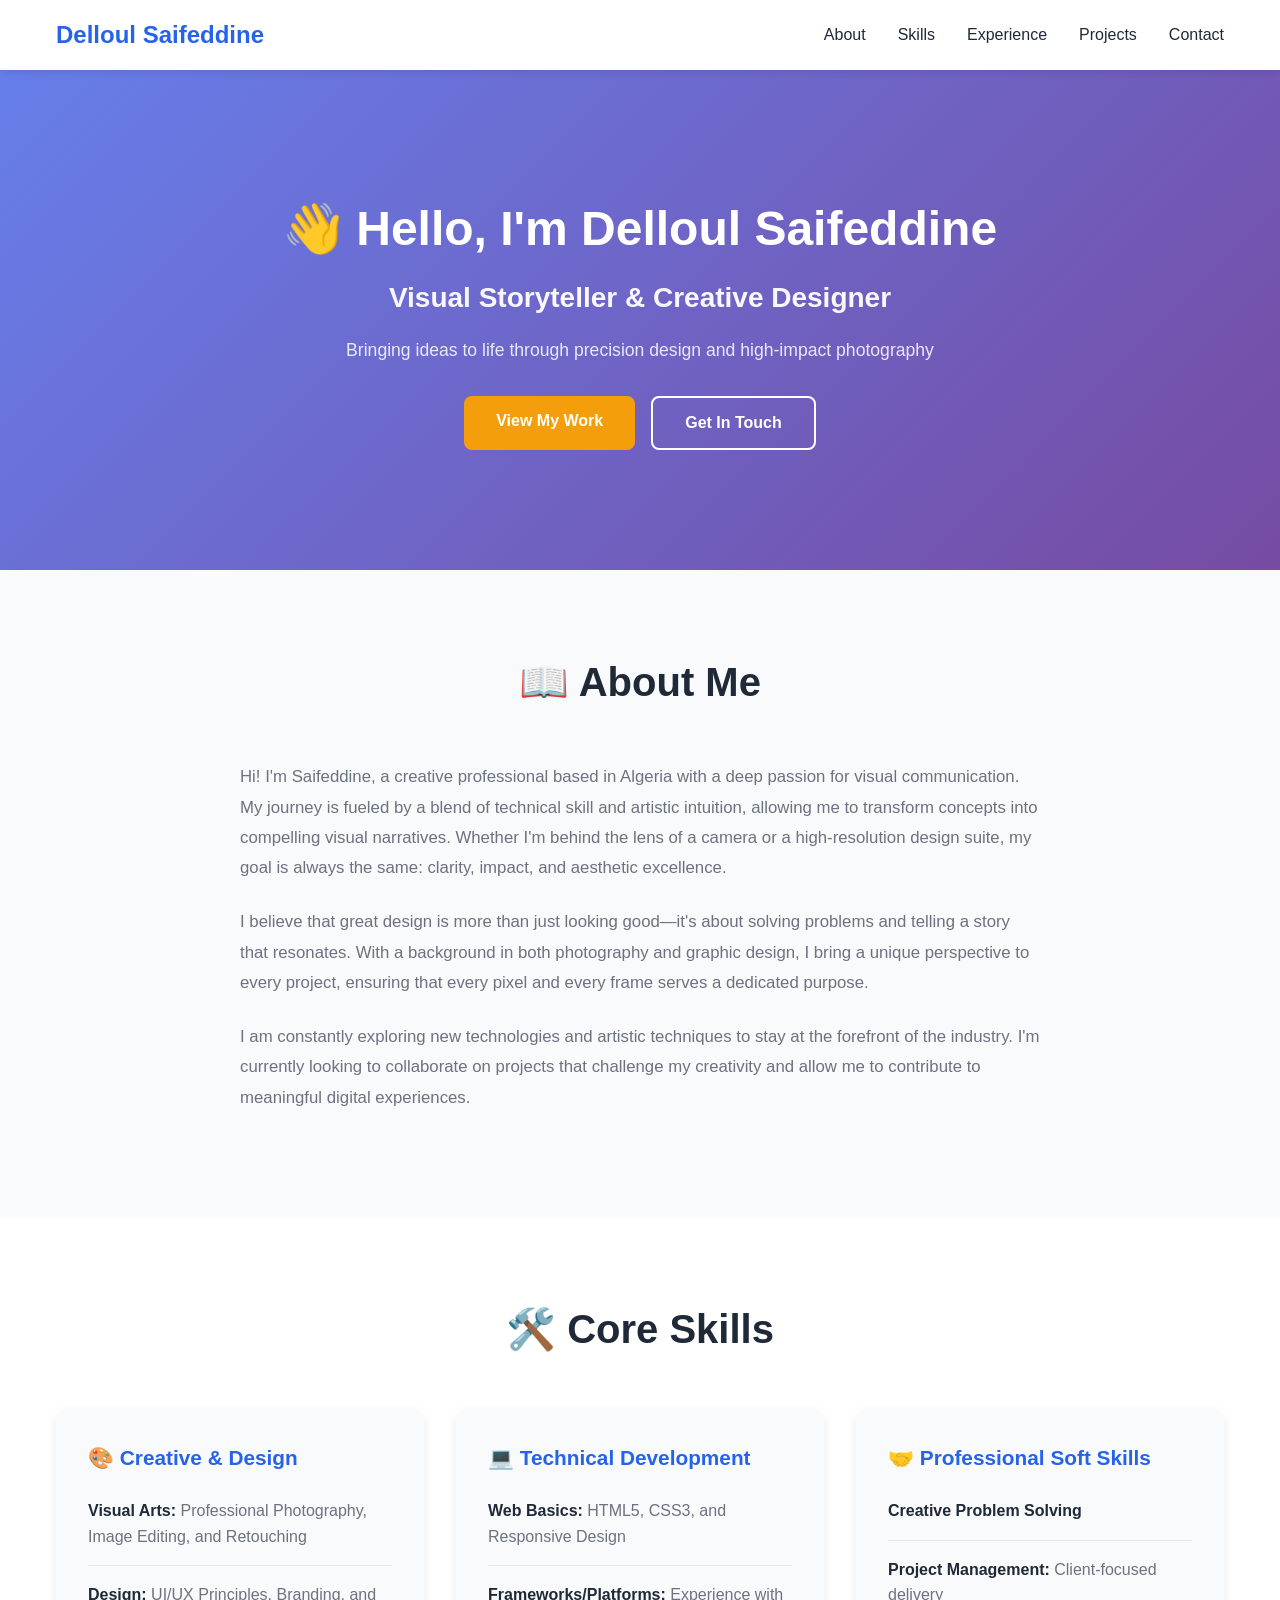
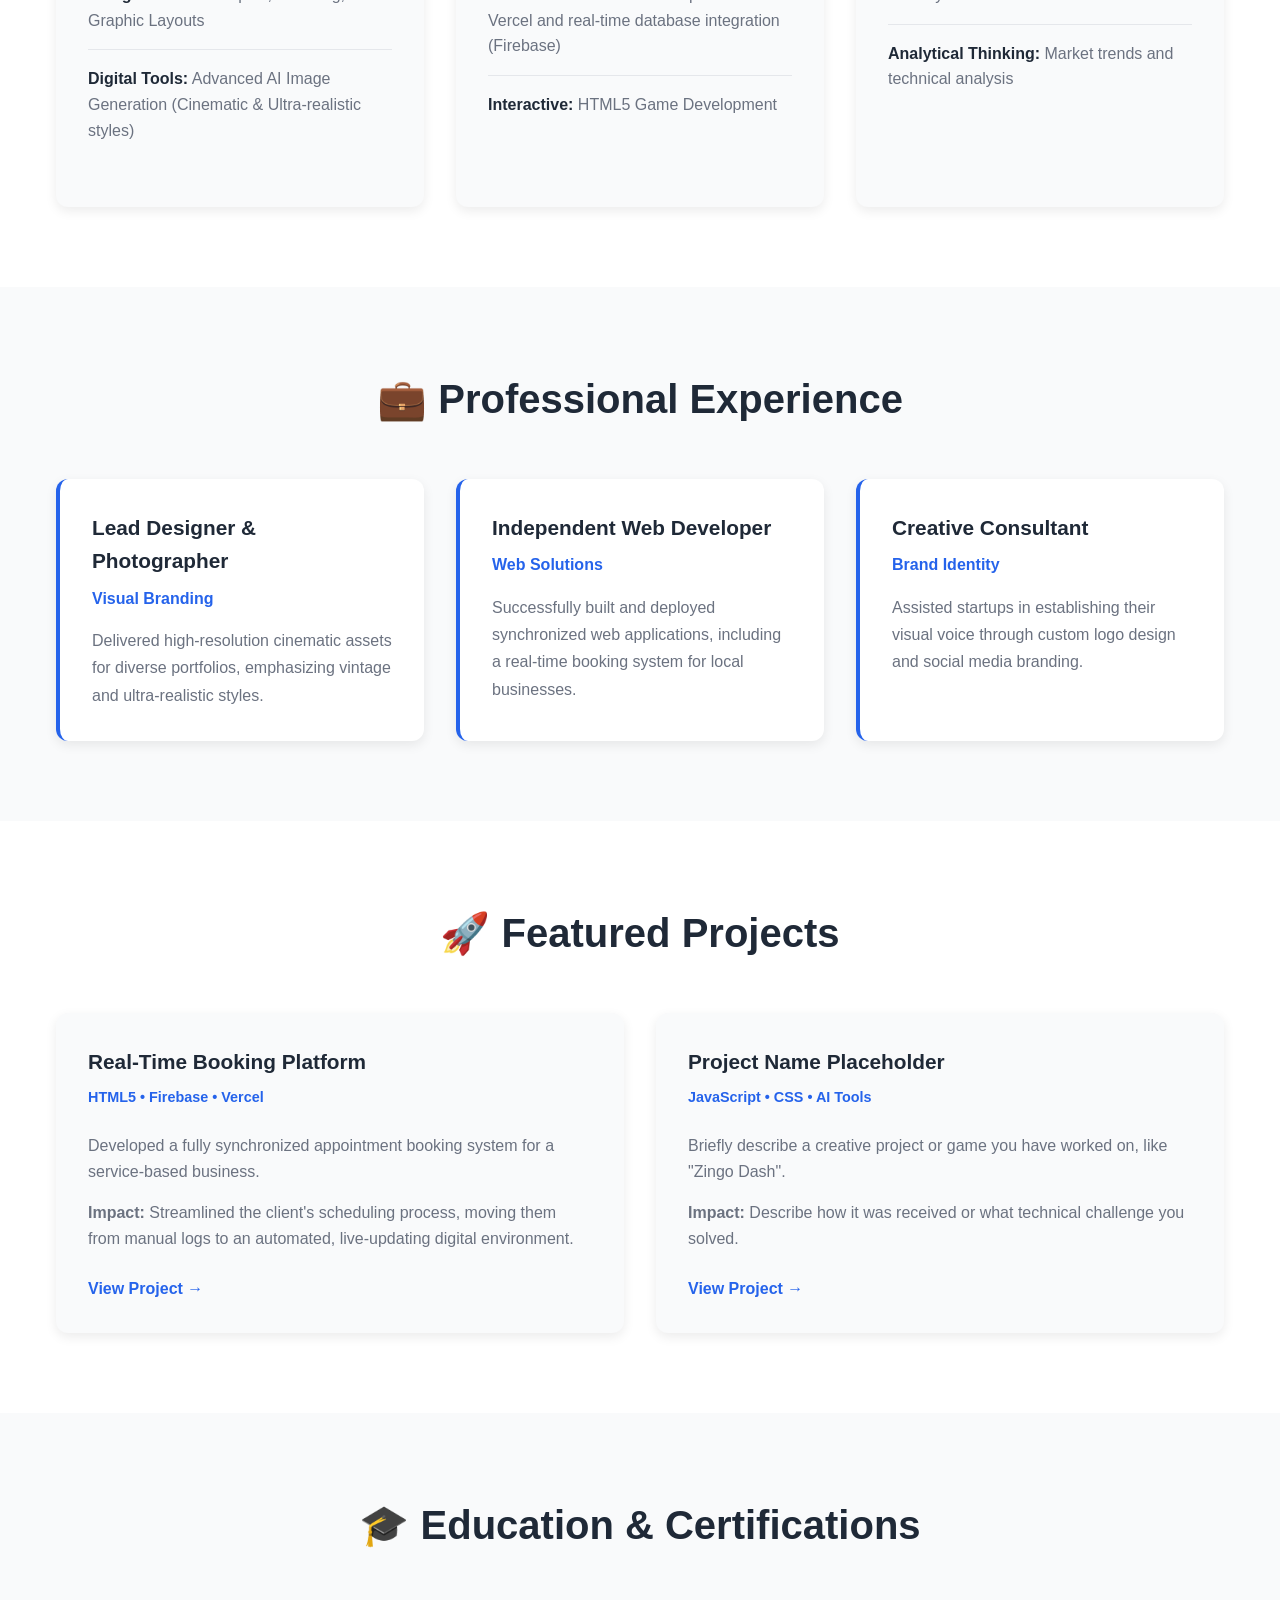
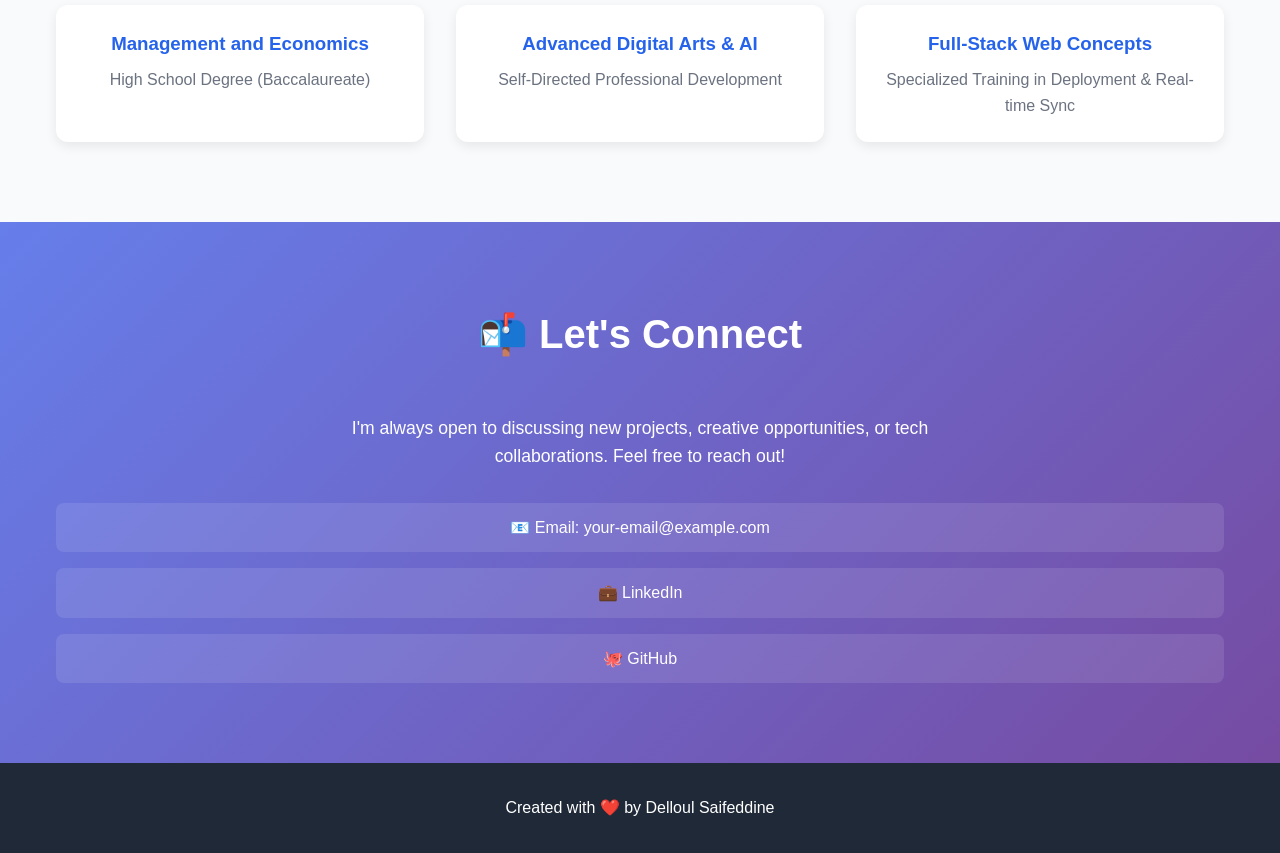
<file: index.html>
<!DOCTYPE html>
<html lang="en">
<head>
    <meta charset="UTF-8">
    <meta name="viewport" content="width=device-width, initial-scale=1.0">
    <meta name="description" content="Delloul Saifeddine - Visual Storyteller & Creative Designer">
    <meta name="keywords" content="designer, photographer, web developer, portfolio">
    <title>Delloul Saifeddine - Creative Designer & Developer</title>
    <link rel="stylesheet" href="styles.css">
</head>
<body>
    <!-- Navigation -->
    <nav class="navbar">
        <div class="container">
            <div class="nav-brand">Delloul Saifeddine</div>
            <ul class="nav-links">
                <li><a href="#about">About</a></li>
                <li><a href="#skills">Skills</a></li>
                <li><a href="#experience">Experience</a></li>
                <li><a href="#projects">Projects</a></li>
                <li><a href="#contact">Contact</a></li>
            </ul>
        </div>
    </nav>

    <!-- Hero Section -->
    <section class="hero">
        <div class="container">
            <div class="hero-content">
                <h1>👋 Hello, I'm Delloul Saifeddine</h1>
                <p class="tagline">Visual Storyteller & Creative Designer</p>
                <p class="subtitle">Bringing ideas to life through precision design and high-impact photography</p>
                <div class="cta-buttons">
                    <a href="#projects" class="btn btn-primary">View My Work</a>
                    <a href="#contact" class="btn btn-secondary">Get In Touch</a>
                </div>
            </div>
        </div>
    </section>

    <!-- About Section -->
    <section class="about" id="about">
        <div class="container">
            <h2>📖 About Me</h2>
            <div class="about-content">
                <p>Hi! I'm Saifeddine, a creative professional based in Algeria with a deep passion for visual communication. My journey is fueled by a blend of technical skill and artistic intuition, allowing me to transform concepts into compelling visual narratives. Whether I'm behind the lens of a camera or a high-resolution design suite, my goal is always the same: clarity, impact, and aesthetic excellence.</p>
                <p>I believe that great design is more than just looking good—it's about solving problems and telling a story that resonates. With a background in both photography and graphic design, I bring a unique perspective to every project, ensuring that every pixel and every frame serves a dedicated purpose.</p>
                <p>I am constantly exploring new technologies and artistic techniques to stay at the forefront of the industry. I'm currently looking to collaborate on projects that challenge my creativity and allow me to contribute to meaningful digital experiences.</p>
            </div>
        </div>
    </section>

    <!-- Skills Section -->
    <section class="skills" id="skills">
        <div class="container">
            <h2>🛠️ Core Skills</h2>
            <div class="skills-grid">
                <div class="skill-category">
                    <h3>🎨 Creative & Design</h3>
                    <ul>
                        <li><strong>Visual Arts:</strong> Professional Photography, Image Editing, and Retouching</li>
                        <li><strong>Design:</strong> UI/UX Principles, Branding, and Graphic Layouts</li>
                        <li><strong>Digital Tools:</strong> Advanced AI Image Generation (Cinematic & Ultra-realistic styles)</li>
                    </ul>
                </div>
                <div class="skill-category">
                    <h3>💻 Technical Development</h3>
                    <ul>
                        <li><strong>Web Basics:</strong> HTML5, CSS3, and Responsive Design</li>
                        <li><strong>Frameworks/Platforms:</strong> Experience with Vercel and real-time database integration (Firebase)</li>
                        <li><strong>Interactive:</strong> HTML5 Game Development</li>
                    </ul>
                </div>
                <div class="skill-category">
                    <h3>🤝 Professional Soft Skills</h3>
                    <ul>
                        <li><strong>Creative Problem Solving</strong></li>
                        <li><strong>Project Management:</strong> Client-focused delivery</li>
                        <li><strong>Analytical Thinking:</strong> Market trends and technical analysis</li>
                    </ul>
                </div>
            </div>
        </div>
    </section>

    <!-- Experience Section -->
    <section class="experience" id="experience">
        <div class="container">
            <h2>💼 Professional Experience</h2>
            <div class="experience-grid">
                <div class="experience-card">
                    <h3>Lead Designer & Photographer</h3>
                    <p class="role-focus">Visual Branding</p>
                    <p class="achievement">Delivered high-resolution cinematic assets for diverse portfolios, emphasizing vintage and ultra-realistic styles.</p>
                </div>
                <div class="experience-card">
                    <h3>Independent Web Developer</h3>
                    <p class="role-focus">Web Solutions</p>
                    <p class="achievement">Successfully built and deployed synchronized web applications, including a real-time booking system for local businesses.</p>
                </div>
                <div class="experience-card">
                    <h3>Creative Consultant</h3>
                    <p class="role-focus">Brand Identity</p>
                    <p class="achievement">Assisted startups in establishing their visual voice through custom logo design and social media branding.</p>
                </div>
            </div>
        </div>
    </section>

    <!-- Projects Section -->
    <section class="projects" id="projects">
        <div class="container">
            <h2>🚀 Featured Projects</h2>
            <div class="projects-grid">
                <div class="project-card">
                    <div class="project-header">
                        <h3>Real-Time Booking Platform</h3>
                        <p class="tech-stack">HTML5 • Firebase • Vercel</p>
                    </div>
                    <p class="project-description">Developed a fully synchronized appointment booking system for a service-based business.</p>
                    <p class="project-impact"><strong>Impact:</strong> Streamlined the client's scheduling process, moving them from manual logs to an automated, live-updating digital environment.</p>
                    <a href="#" class="project-link">View Project →</a>
                </div>
                <div class="project-card">
                    <div class="project-header">
                        <h3>Project Name Placeholder</h3>
                        <p class="tech-stack">JavaScript • CSS • AI Tools</p>
                    </div>
                    <p class="project-description">Briefly describe a creative project or game you have worked on, like "Zingo Dash".</p>
                    <p class="project-impact"><strong>Impact:</strong> Describe how it was received or what technical challenge you solved.</p>
                    <a href="#" class="project-link">View Project →</a>
                </div>
            </div>
        </div>
    </section>

    <!-- Education Section -->
    <section class="education">
        <div class="container">
            <h2>🎓 Education & Certifications</h2>
            <div class="education-list">
                <div class="education-item">
                    <h3>Management and Economics</h3>
                    <p>High School Degree (Baccalaureate)</p>
                </div>
                <div class="education-item">
                    <h3>Advanced Digital Arts & AI</h3>
                    <p>Self-Directed Professional Development</p>
                </div>
                <div class="education-item">
                    <h3>Full-Stack Web Concepts</h3>
                    <p>Specialized Training in Deployment & Real-time Sync</p>
                </div>
            </div>
        </div>
    </section>

    <!-- Contact Section -->
    <section class="contact" id="contact">
        <div class="container">
            <h2>📬 Let's Connect</h2>
            <p>I'm always open to discussing new projects, creative opportunities, or tech collaborations. Feel free to reach out!</p>
            <div class="contact-links">
                <a href="mailto:your-email@example.com" class="contact-link">📧 Email: your-email@example.com</a>
                <a href="https://linkedin.com/in/your-profile" class="contact-link" target="_blank">💼 LinkedIn</a>
                <a href="https://github.com/saifedelloul" class="contact-link" target="_blank">🐙 GitHub</a>
            </div>
        </div>
    </section>

    <!-- Footer -->
    <footer class="footer">
        <div class="container">
            <p>Created with ❤️ by Delloul Saifeddine</p>
        </div>
    </footer>
</body>
</html>
</file>
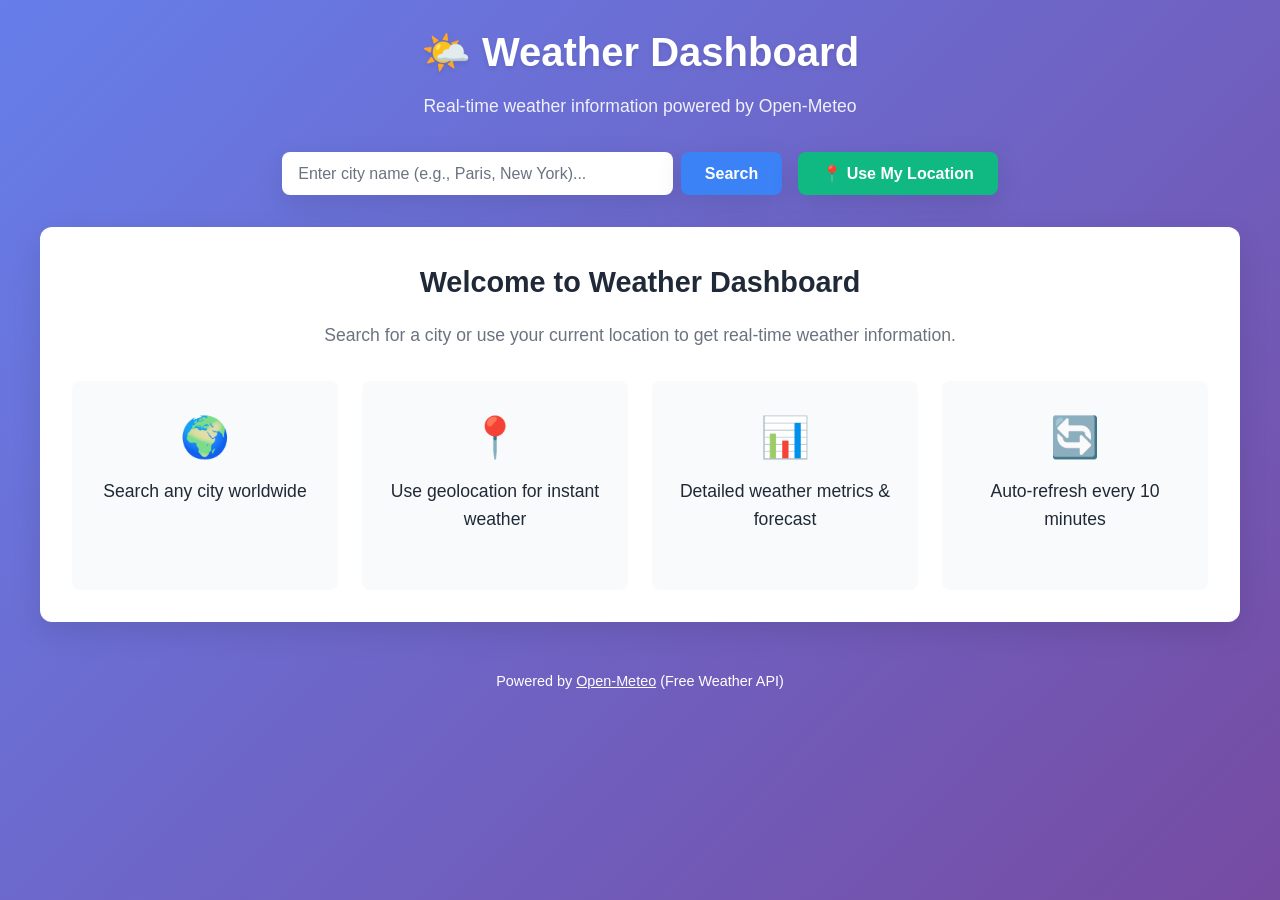
<file: weather/index.html>
<!DOCTYPE html>
<html lang="en">
<head>
    <meta charset="UTF-8">
    <meta name="viewport" content="width=device-width, initial-scale=1.0">
    <meta name="description" content="Weather Dashboard - Real-time weather information">
    <title>Weather Dashboard</title>
    <link rel="stylesheet" href="styles.css">
</head>
<body>
    <div class="container">
        <!-- Header -->
        <header class="header">
            <h1>🌤️ Weather Dashboard</h1>
            <p class="subtitle">Real-time weather information powered by Open-Meteo</p>
        </header>

        <!-- Search Section -->
        <section class="search-section">
            <div class="search-box">
                <input 
                    type="text" 
                    id="cityInput" 
                    placeholder="Enter city name (e.g., Paris, New York)..."
                    class="search-input"
                >
                <button id="searchBtn" class="search-btn">Search</button>
            </div>
            <button id="locationBtn" class="location-btn" title="Use my location">📍 Use My Location</button>
        </section>

        <!-- Loading Spinner -->
        <div id="loading" class="loading hidden">
            <div class="spinner"></div>
            <p>Loading weather data...</p>
        </div>

        <!-- Error Message -->
        <div id="error" class="error hidden"></div>

        <!-- Main Weather Card -->
        <section id="weatherCard" class="weather-card hidden">
            <div class="weather-header">
                <div class="location-info">
                    <h2 id="cityName"></h2>
                    <p id="lastUpdated" class="last-updated"></p>
                </div>
                <button id="refreshBtn" class="refresh-btn" title="Refresh weather">🔄</button>
            </div>

            <div class="weather-main">
                <div class="current-temp">
                    <div class="temp-display">
                        <span id="temperature" class="temp"></span>
                        <span class="unit">°C</span>
                    </div>
                    <div id="weatherIcon" class="weather-icon"></div>
                </div>
                <div class="weather-description">
                    <p id="description" class="main-description"></p>
                    <p id="feelsLike" class="feels-like"></p>
                </div>
            </div>

            <!-- Weather Details Grid -->
            <div class="weather-details">
                <div class="detail-card">
                    <div class="detail-icon">💧</div>
                    <div class="detail-content">
                        <p class="detail-label">Humidity</p>
                        <p id="humidity" class="detail-value"></p>
                    </div>
                </div>
                <div class="detail-card">
                    <div class="detail-icon">💨</div>
                    <div class="detail-content">
                        <p class="detail-label">Wind Speed</p>
                        <p id="windSpeed" class="detail-value"></p>
                    </div>
                </div>
                <div class="detail-card">
                    <div class="detail-icon">🌊</div>
                    <div class="detail-content">
                        <p class="detail-label">Pressure</p>
                        <p id="pressure" class="detail-value"></p>
                    </div>
                </div>
                <div class="detail-card">
                    <div class="detail-icon">👁️</div>
                    <div class="detail-content">
                        <p class="detail-label">Visibility</p>
                        <p id="visibility" class="detail-value"></p>
                    </div>
                </div>
                <div class="detail-card">
                    <div class="detail-icon">⬆️</div>
                    <div class="detail-content">
                        <p class="detail-label">UV Index</p>
                        <p id="uvIndex" class="detail-value"></p>
                    </div>
                </div>
                <div class="detail-card">
                    <div class="detail-icon">💧</div>
                    <div class="detail-content">
                        <p class="detail-label">Precipitation</p>
                        <p id="precipitation" class="detail-value"></p>
                    </div>
                </div>
            </div>
        </section>

        <!-- 5-Day Forecast -->
        <section id="forecastSection" class="forecast-section hidden">
            <h3>5-Day Forecast</h3>
            <div id="forecastContainer" class="forecast-container"></div>
        </section>

        <!-- Welcome Message -->
        <section id="welcome" class="welcome-section">
            <div class="welcome-content">
                <h2>Welcome to Weather Dashboard</h2>
                <p>Search for a city or use your current location to get real-time weather information.</p>
                <div class="welcome-features">
                    <div class="feature">
                        <span class="feature-icon">🌍</span>
                        <p>Search any city worldwide</p>
                    </div>
                    <div class="feature">
                        <span class="feature-icon">📍</span>
                        <p>Use geolocation for instant weather</p>
                    </div>
                    <div class="feature">
                        <span class="feature-icon">📊</span>
                        <p>Detailed weather metrics & forecast</p>
                    </div>
                    <div class="feature">
                        <span class="feature-icon">🔄</span>
                        <p>Auto-refresh every 10 minutes</p>
                    </div>
                </div>
            </div>
        </section>
    </div>

    <!-- Footer -->
    <footer class="footer">
        <p>Powered by <a href="https://open-meteo.com" target="_blank">Open-Meteo</a> (Free Weather API)</p>
    </footer>

    <script src="script.js"></script>
</body>
</html>
</file>
<file: styles.css>
/* Root Variables */
:root {
    --primary-color: #2563eb;
    --secondary-color: #1e40af;
    --text-dark: #1f2937;
    --text-light: #6b7280;
    --bg-light: #f9fafb;
    --bg-white: #ffffff;
    --border-color: #e5e7eb;
    --accent: #f59e0b;
    --success: #10b981;
    --spacing-unit: 1rem;
}

/* Reset & Base Styles */
* {
    margin: 0;
    padding: 0;
    box-sizing: border-box;
}

html {
    scroll-behavior: smooth;
}

body {
    font-family: -apple-system, BlinkMacSystemFont, 'Segoe UI', Roboto, Oxygen, Ubuntu, Cantarell, sans-serif;
    line-height: 1.6;
    color: var(--text-dark);
    background-color: var(--bg-white);
}

a {
    text-decoration: none;
    color: inherit;
    transition: all 0.3s ease;
}

/* Container */
.container {
    max-width: 1200px;
    margin: 0 auto;
    padding: 0 var(--spacing-unit);
}

/* Navigation Bar */
.navbar {
    background-color: var(--bg-white);
    box-shadow: 0 2px 8px rgba(0, 0, 0, 0.1);
    position: sticky;
    top: 0;
    z-index: 1000;
}

.navbar .container {
    display: flex;
    justify-content: space-between;
    align-items: center;
    padding: 1rem;
    min-height: 70px;
}

.nav-brand {
    font-size: 1.5rem;
    font-weight: 700;
    color: var(--primary-color);
}

.nav-links {
    display: flex;
    list-style: none;
    gap: 2rem;
}

.nav-links a {
    color: var(--text-dark);
    font-weight: 500;
    transition: color 0.3s ease;
}

.nav-links a:hover {
    color: var(--primary-color);
}

/* Hero Section */
.hero {
    background: linear-gradient(135deg, #667eea 0%, #764ba2 100%);
    color: var(--bg-white);
    padding: 100px var(--spacing-unit);
    text-align: center;
    min-height: 500px;
    display: flex;
    align-items: center;
    justify-content: center;
}

.hero-content h1 {
    font-size: 3rem;
    margin-bottom: 0.5rem;
    font-weight: 800;
}

.hero .tagline {
    font-size: 1.75rem;
    font-weight: 600;
    margin-bottom: 1rem;
    color: rgba(255, 255, 255, 0.95);
}

.hero .subtitle {
    font-size: 1.1rem;
    margin-bottom: 2rem;
    color: rgba(255, 255, 255, 0.85);
    max-width: 600px;
    margin-left: auto;
    margin-right: auto;
}

.cta-buttons {
    display: flex;
    gap: 1rem;
    justify-content: center;
    flex-wrap: wrap;
}

.btn {
    padding: 0.75rem 2rem;
    border-radius: 8px;
    font-size: 1rem;
    font-weight: 600;
    cursor: pointer;
    transition: all 0.3s ease;
    display: inline-block;
}

.btn-primary {
    background-color: var(--accent);
    color: var(--bg-white);
}

.btn-primary:hover {
    background-color: #d97706;
    transform: translateY(-2px);
    box-shadow: 0 10px 20px rgba(0, 0, 0, 0.15);
}

.btn-secondary {
    background-color: transparent;
    color: var(--bg-white);
    border: 2px solid var(--bg-white);
}

.btn-secondary:hover {
    background-color: var(--bg-white);
    color: #667eea;
}

/* Section Base Styles */
section {
    padding: 80px var(--spacing-unit);
}

section h2 {
    font-size: 2.5rem;
    margin-bottom: 3rem;
    text-align: center;
    color: var(--text-dark);
}

/* About Section */
.about {
    background-color: var(--bg-light);
}

.about-content {
    max-width: 800px;
    margin: 0 auto;
    line-height: 1.8;
}

.about-content p {
    margin-bottom: 1.5rem;
    color: var(--text-light);
    font-size: 1.05rem;
}

/* Skills Section */
.skills {
    background-color: var(--bg-white);
}

.skills-grid {
    display: grid;
    grid-template-columns: repeat(auto-fit, minmax(300px, 1fr));
    gap: 2rem;
}

.skill-category {
    background: var(--bg-light);
    padding: 2rem;
    border-radius: 12px;
    box-shadow: 0 4px 12px rgba(0, 0, 0, 0.08);
}

.skill-category h3 {
    color: var(--primary-color);
    margin-bottom: 1.5rem;
    font-size: 1.3rem;
}

.skill-category ul {
    list-style: none;
}

.skill-category li {
    margin-bottom: 1rem;
    padding-bottom: 1rem;
    border-bottom: 1px solid var(--border-color);
    color: var(--text-light);
}

.skill-category li:last-child {
    border-bottom: none;
}

.skill-category strong {
    color: var(--text-dark);
}

/* Experience Section */
.experience {
    background-color: var(--bg-light);
}

.experience-grid {
    display: grid;
    grid-template-columns: repeat(auto-fit, minmax(300px, 1fr));
    gap: 2rem;
}

.experience-card {
    background: var(--bg-white);
    padding: 2rem;
    border-radius: 12px;
    box-shadow: 0 4px 12px rgba(0, 0, 0, 0.08);
    border-left: 4px solid var(--primary-color);
    transition: transform 0.3s ease, box-shadow 0.3s ease;
}

.experience-card:hover {
    transform: translateY(-8px);
    box-shadow: 0 12px 24px rgba(0, 0, 0, 0.12);
}

.experience-card h3 {
    color: var(--text-dark);
    margin-bottom: 0.5rem;
    font-size: 1.3rem;
}

.experience-card .role-focus {
    color: var(--primary-color);
    font-weight: 600;
    margin-bottom: 1rem;
}

.experience-card .achievement {
    color: var(--text-light);
    line-height: 1.7;
}

/* Projects Section */
.projects {
    background-color: var(--bg-white);
}

.projects-grid {
    display: grid;
    grid-template-columns: repeat(auto-fit, minmax(350px, 1fr));
    gap: 2rem;
}

.project-card {
    background: var(--bg-light);
    padding: 2rem;
    border-radius: 12px;
    box-shadow: 0 4px 12px rgba(0, 0, 0, 0.08);
    transition: all 0.3s ease;
}

.project-card:hover {
    box-shadow: 0 12px 24px rgba(0, 0, 0, 0.12);
    transform: translateY(-8px);
}

.project-header {
    margin-bottom: 1.5rem;
}

.project-card h3 {
    color: var(--text-dark);
    font-size: 1.3rem;
    margin-bottom: 0.5rem;
}

.project-card .tech-stack {
    color: var(--primary-color);
    font-size: 0.9rem;
    font-weight: 600;
}

.project-description {
    color: var(--text-light);
    margin-bottom: 1rem;
}

.project-impact {
    color: var(--text-light);
    margin-bottom: 1.5rem;
    line-height: 1.6;
}

.project-link {
    color: var(--primary-color);
    font-weight: 600;
    transition: gap 0.3s ease;
}

.project-link:hover {
    gap: 0.5rem;
}

/* Education Section */
.education {
    background-color: var(--bg-light);
}

.education-list {
    display: grid;
    grid-template-columns: repeat(auto-fit, minmax(250px, 1fr));
    gap: 2rem;
}

.education-item {
    background: var(--bg-white);
    padding: 1.5rem;
    border-radius: 12px;
    box-shadow: 0 4px 12px rgba(0, 0, 0, 0.08);
    text-align: center;
}

.education-item h3 {
    color: var(--primary-color);
    margin-bottom: 0.5rem;
}

.education-item p {
    color: var(--text-light);
}

/* Contact Section */
.contact {
    background: linear-gradient(135deg, #667eea 0%, #764ba2 100%);
    color: var(--bg-white);
    text-align: center;
}

.contact h2 {
    color: var(--bg-white);
}

.contact > .container > p {
    font-size: 1.1rem;
    margin-bottom: 2rem;
    max-width: 600px;
    margin-left: auto;
    margin-right: auto;
}

.contact-links {
    display: flex;
    flex-direction: column;
    gap: 1rem;
    justify-content: center;
    flex-wrap: wrap;
}

.contact-link {
    display: inline-block;
    padding: 0.75rem 1.5rem;
    background-color: rgba(255, 255, 255, 0.1);
    border-radius: 8px;
    transition: all 0.3s ease;
    font-weight: 500;
}

.contact-link:hover {
    background-color: rgba(255, 255, 255, 0.2);
    transform: translateY(-2px);
}

/* Footer */
.footer {
    background-color: var(--text-dark);
    color: var(--bg-white);
    text-align: center;
    padding: 2rem;
}

/* Responsive Design */
@media (max-width: 768px) {
    .nav-links {
        gap: 1rem;
        font-size: 0.9rem;
    }

    .hero {
        padding: 60px var(--spacing-unit);
    }

    .hero-content h1 {
        font-size: 2rem;
    }

    .hero .tagline {
        font-size: 1.3rem;
    }

    section {
        padding: 50px var(--spacing-unit);
    }

    section h2 {
        font-size: 2rem;
        margin-bottom: 2rem;
    }

    .contact-links {
        flex-direction: column;
        align-items: center;
    }
}

@media (max-width: 480px) {
    .nav-brand {
        font-size: 1.2rem;
    }

    .nav-links {
        flex-wrap: wrap;
        gap: 0.5rem;
    }

    .hero-content h1 {
        font-size: 1.5rem;
    }

    .hero .tagline {
        font-size: 1rem;
    }

    .cta-buttons {
        flex-direction: column;
    }

    .btn {
        width: 100%;
    }
}
</file>
<file: weather/styles.css>
/* Root Variables */
:root {
    --primary-color: #3b82f6;
    --secondary-color: #1e40af;
    --success-color: #10b981;
    --warning-color: #f59e0b;
    --danger-color: #ef4444;
    --text-dark: #1f2937;
    --text-light: #6b7280;
    --bg-light: #f9fafb;
    --bg-white: #ffffff;
    --border-color: #e5e7eb;
    --shadow: 0 10px 30px rgba(0, 0, 0, 0.1);
    --shadow-lg: 0 20px 50px rgba(0, 0, 0, 0.15);
}

/* Reset & Base Styles */
* {
    margin: 0;
    padding: 0;
    box-sizing: border-box;
}

html {
    scroll-behavior: smooth;
}

body {
    font-family: -apple-system, BlinkMacSystemFont, 'Segoe UI', Roboto, Oxygen, Ubuntu, Cantarell, sans-serif;
    line-height: 1.6;
    color: var(--text-dark);
    background: linear-gradient(135deg, #667eea 0%, #764ba2 100%);
    min-height: 100vh;
    padding: 20px;
}

/* Container */
.container {
    max-width: 1200px;
    margin: 0 auto;
}

/* Header */
.header {
    text-align: center;
    color: var(--bg-white);
    margin-bottom: 2rem;
}

.header h1 {
    font-size: 2.5rem;
    margin-bottom: 0.5rem;
    text-shadow: 0 2px 4px rgba(0, 0, 0, 0.1);
}

.header .subtitle {
    font-size: 1.1rem;
    opacity: 0.9;
}

/* Search Section */
.search-section {
    display: flex;
    gap: 1rem;
    margin-bottom: 2rem;
    flex-wrap: wrap;
    justify-content: center;
}

.search-box {
    display: flex;
    gap: 0.5rem;
    flex: 1;
    min-width: 300px;
    max-width: 500px;
}

.search-input {
    flex: 1;
    padding: 0.75rem 1rem;
    border: none;
    border-radius: 8px;
    font-size: 1rem;
    background-color: var(--bg-white);
    color: var(--text-dark);
    box-shadow: var(--shadow);
    transition: box-shadow 0.3s ease;
}

.search-input:focus {
    outline: none;
    box-shadow: 0 0 0 3px rgba(59, 130, 246, 0.3), var(--shadow);
}

.search-input::placeholder {
    color: var(--text-light);
}

.search-btn,
.location-btn {
    padding: 0.75rem 1.5rem;
    border: none;
    border-radius: 8px;
    font-size: 1rem;
    font-weight: 600;
    cursor: pointer;
    transition: all 0.3s ease;
    box-shadow: var(--shadow);
}

.search-btn {
    background-color: var(--primary-color);
    color: var(--bg-white);
}

.search-btn:hover {
    background-color: var(--secondary-color);
    transform: translateY(-2px);
}

.location-btn {
    background-color: var(--success-color);
    color: var(--bg-white);
}

.location-btn:hover {
    background-color: #059669;
    transform: translateY(-2px);
}

.search-btn:active,
.location-btn:active {
    transform: translateY(0);
}

/* Loading Spinner */
.loading {
    text-align: center;
    padding: 3rem;
    background-color: var(--bg-white);
    border-radius: 12px;
    box-shadow: var(--shadow);
    color: var(--text-dark);
}

.spinner {
    border: 4px solid var(--border-color);
    border-top: 4px solid var(--primary-color);
    border-radius: 50%;
    width: 40px;
    height: 40px;
    animation: spin 1s linear infinite;
    margin: 0 auto 1rem;
}

@keyframes spin {
    0% { transform: rotate(0deg); }
    100% { transform: rotate(360deg); }
}

/* Error Message */
.error {
    padding: 1rem;
    background-color: var(--danger-color);
    color: var(--bg-white);
    border-radius: 8px;
    margin-bottom: 1rem;
    display: flex;
    justify-content: space-between;
    align-items: center;
    box-shadow: var(--shadow);
}

.error.hidden,
.loading.hidden {
    display: none;
}

/* Weather Card */
.weather-card {
    background-color: var(--bg-white);
    border-radius: 12px;
    padding: 2rem;
    box-shadow: var(--shadow-lg);
    margin-bottom: 2rem;
    animation: slideIn 0.3s ease;
}

@keyframes slideIn {
    from {
        opacity: 0;
        transform: translateY(20px);
    }
    to {
        opacity: 1;
        transform: translateY(0);
    }
}

.weather-card.hidden {
    display: none;
}

.weather-header {
    display: flex;
    justify-content: space-between;
    align-items: flex-start;
    margin-bottom: 1.5rem;
    border-bottom: 2px solid var(--border-color);
    padding-bottom: 1rem;
}

.location-info h2 {
    font-size: 1.8rem;
    color: var(--text-dark);
    margin-bottom: 0.25rem;
}

.last-updated {
    color: var(--text-light);
    font-size: 0.9rem;
}

.refresh-btn {
    background: none;
    border: none;
    font-size: 1.5rem;
    cursor: pointer;
    transition: transform 0.3s ease;
    padding: 0;
}

.refresh-btn:hover {
    transform: rotate(180deg);
}

.weather-main {
    display: flex;
    justify-content: space-between;
    align-items: center;
    margin-bottom: 2rem;
    gap: 2rem;
}

.current-temp {
    display: flex;
    align-items: center;
    gap: 1.5rem;
}

.temp-display {
    display: flex;
    align-items: flex-start;
}

.temp {
    font-size: 4rem;
    font-weight: 700;
    color: var(--primary-color);
}

.unit {
    font-size: 1.5rem;
    color: var(--text-light);
    margin-top: 0.5rem;
}

.weather-icon {
    font-size: 5rem;
    animation: float 3s ease-in-out infinite;
}

@keyframes float {
    0%, 100% { transform: translateY(0px); }
    50% { transform: translateY(-10px); }
}

.weather-description {
    flex: 1;
}

.main-description {
    font-size: 1.3rem;
    color: var(--text-dark);
    font-weight: 600;
    margin-bottom: 0.5rem;
}

.feels-like {
    color: var(--text-light);
    font-size: 1rem;
}

/* Weather Details Grid */
.weather-details {
    display: grid;
    grid-template-columns: repeat(auto-fit, minmax(180px, 1fr));
    gap: 1rem;
    margin-top: 2rem;
}

.detail-card {
    background-color: var(--bg-light);
    border-radius: 8px;
    padding: 1rem;
    display: flex;
    gap: 1rem;
    align-items: center;
    transition: all 0.3s ease;
}

.detail-card:hover {
    background-color: var(--border-color);
    transform: translateY(-4px);
}

.detail-icon {
    font-size: 1.8rem;
}

.detail-content {
    flex: 1;
}

.detail-label {
    font-size: 0.85rem;
    color: var(--text-light);
    margin-bottom: 0.25rem;
}

.detail-value {
    font-size: 1.1rem;
    font-weight: 600;
    color: var(--text-dark);
}

/* Forecast Section */
.forecast-section {
    margin-bottom: 2rem;
}

.forecast-section.hidden {
    display: none;
}

.forecast-section h3 {
    color: var(--bg-white);
    font-size: 1.5rem;
    margin-bottom: 1rem;
    text-shadow: 0 2px 4px rgba(0, 0, 0, 0.1);
}

.forecast-container {
    display: grid;
    grid-template-columns: repeat(auto-fit, minmax(150px, 1fr));
    gap: 1rem;
}

.forecast-card {
    background-color: var(--bg-white);
    border-radius: 8px;
    padding: 1rem;
    text-align: center;
    box-shadow: var(--shadow);
    transition: all 0.3s ease;
    animation: slideIn 0.3s ease;
}

.forecast-card:hover {
    transform: translateY(-8px);
    box-shadow: var(--shadow-lg);
}

.forecast-date {
    font-weight: 600;
    color: var(--text-dark);
    margin-bottom: 0.5rem;
}

.forecast-icon {
    font-size: 2.5rem;
    margin: 0.5rem 0;
}

.forecast-temps {
    display: flex;
    justify-content: space-around;
    margin-bottom: 0.5rem;
}

.temp-max {
    font-weight: 600;
    color: var(--primary-color);
}

.temp-min {
    color: var(--text-light);
}

.forecast-description {
    font-size: 0.85rem;
    color: var(--text-light);
}

/* Welcome Section */
.welcome-section {
    background-color: var(--bg-white);
    border-radius: 12px;
    padding: 2rem;
    text-align: center;
    box-shadow: var(--shadow);
    margin-bottom: 2rem;
}

.welcome-section.hidden {
    display: none;
}

.welcome-content h2 {
    color: var(--text-dark);
    font-size: 1.8rem;
    margin-bottom: 1rem;
}

.welcome-content p {
    color: var(--text-light);
    font-size: 1.1rem;
    margin-bottom: 2rem;
}

.welcome-features {
    display: grid;
    grid-template-columns: repeat(auto-fit, minmax(200px, 1fr));
    gap: 1.5rem;
}

.feature {
    padding: 1.5rem;
    background-color: var(--bg-light);
    border-radius: 8px;
    transition: all 0.3s ease;
}

.feature:hover {
    background-color: var(--border-color);
    transform: translateY(-4px);
}

.feature-icon {
    font-size: 2.5rem;
    display: block;
    margin-bottom: 0.5rem;
}

.feature p {
    color: var(--text-dark);
    font-weight: 500;
}

/* Footer */
.footer {
    text-align: center;
    color: var(--bg-white);
    padding: 1rem;
    font-size: 0.9rem;
    margin-top: 2rem;
}

.footer a {
    color: var(--bg-white);
    text-decoration: underline;
    transition: opacity 0.3s ease;
}

.footer a:hover {
    opacity: 0.8;
}

/* Responsive Design */
@media (max-width: 768px) {
    .header h1 {
        font-size: 1.8rem;
    }

    .search-section {
        flex-direction: column;
    }

    .search-box {
        max-width: 100%;
    }

    .weather-main {
        flex-direction: column;
        align-items: flex-start;
        gap: 1rem;
    }

    .temp {
        font-size: 3rem;
    }

    .weather-icon {
        font-size: 3.5rem;
    }

    .weather-details {
        grid-template-columns: repeat(2, 1fr);
    }
}

@media (max-width: 480px) {
    body {
        padding: 10px;
    }

    .header h1 {
        font-size: 1.5rem;
    }

    .header .subtitle {
        font-size: 0.9rem;
    }

    .weather-card {
        padding: 1rem;
    }

    .temp {
        font-size: 2.5rem;
    }

    .weather-icon {
        font-size: 3rem;
    }

    .weather-details {
        grid-template-columns: 1fr;
    }

    .forecast-container {
        grid-template-columns: repeat(2, 1fr);
    }
}
</file>
